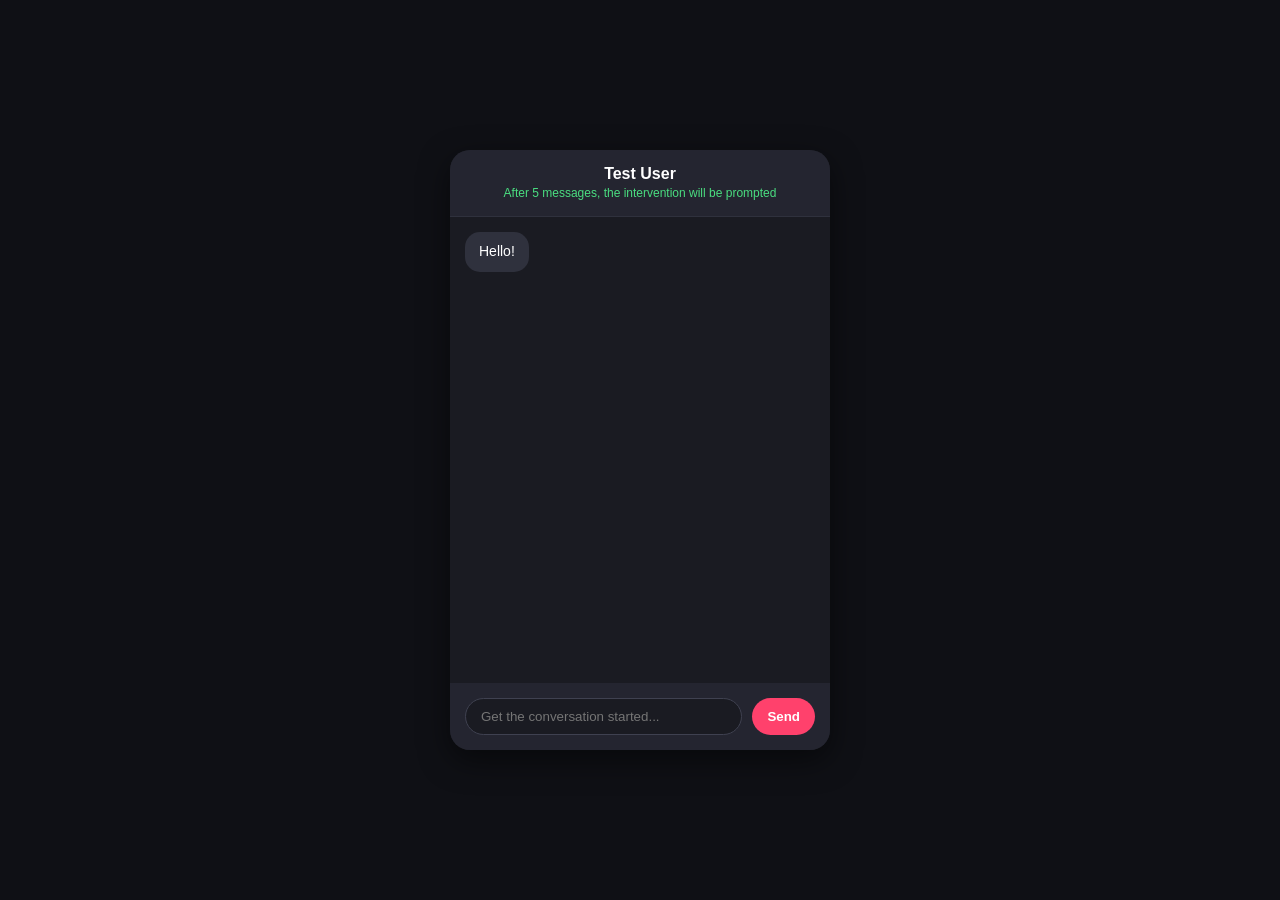
<file: app simulation.html>
<!DOCTYPE html>
<html lang="en">
<head>
    <meta charset="UTF-8">
    <meta name="viewport" content="width=device-width, initial-scale=1.0">
    <title>App Sim</title>
    <link rel="stylesheet" href="appstyle.css">
</head>
<body>
    <div class="chat-container">    
        <div class="chat-header">
            <h3>Test User</h3>
            <span class="info">After 5 messages, the intervention will be prompted</span>
        </div>
        <div id="message-list" class="message-list">
            <div class="message match-msg"> Hello!</div>
        </div>
        <div class="chat-input-area">
            <input type="text" id="user-input" placeholder="Get the conversation started...">
            <button id="send-btn">Send</button>
        </div>
    </div>

    <div id="custom-intprompt" class="intprompt hidden">
        <div class="prompt-content">
            <h3>Are you sure about this message?</h3>
            <p>This looks a bit risky. Want to edit it?</p>
            <button id="intprompt-edit">Edit Message</button>
            <button id="intprompt-confirm">Send Anyway</button>
        </div>
    </div>
    <script src="appscript.js"></script>
</body>
</html>
</file>
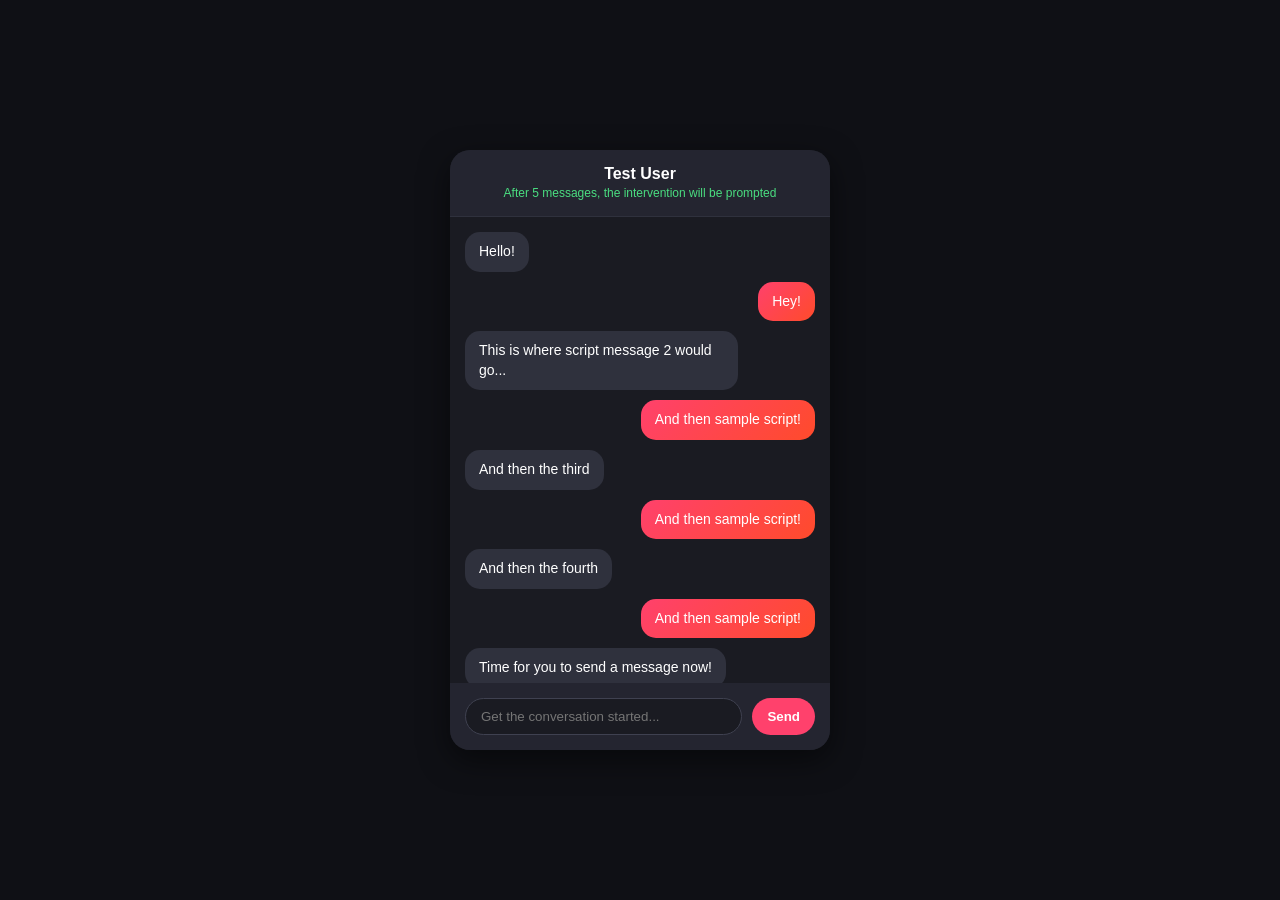
<file: app simulation2.html>
<!DOCTYPE html>
<html lang="en">
<head>
    <meta charset="UTF-8">
    <meta name="viewport" content="width=device-width, initial-scale=1.0">
    <title>App Sim</title>
    <link rel="stylesheet" href="appstyle2.css">
</head>
<body>
    <div class="chat-container">    
        <div class="chat-header">
            <h3>Test User</h3>
            <span class="info">After 5 messages, the intervention will be prompted</span>
        </div>
        <div id="message-list" class="message-list">
            <div class="message match-msg"> Hello!</div>
            <div class="message user-msg">Hey!</div>
            <div class="message match-msg"> This is where script message 2 would go...</div>
            <div class="message user-msg">And then sample script!</div>
            <div class="message match-msg"> And then the third</div>
            <div class="message user-msg">And then sample script!</div>
            <div class="message match-msg"> And then the fourth</div>
            <div class="message user-msg">And then sample script!</div>
            <div class="message match-msg"> Time for you to send a message now!</div>
        </div>
        <div class="chat-input-area">
            <input type="text" id="user-input" placeholder="Get the conversation started...">
            <button id="send-btn">Send</button>
        </div>
    </div>

    <div id="custom-intprompt" class="intprompt hidden">
        <div class="prompt-content">
            <h3>Are you sure about this message?</h3>
            <p>This looks a bit risky. Want to edit it?</p>
            <button id="intprompt-edit">Edit Message</button>
            <button id="intprompt-confirm">Send Anyway</button>
        </div>
    </div>
    <script src="appscript2.js"></script>
</body>
</html>
</file>
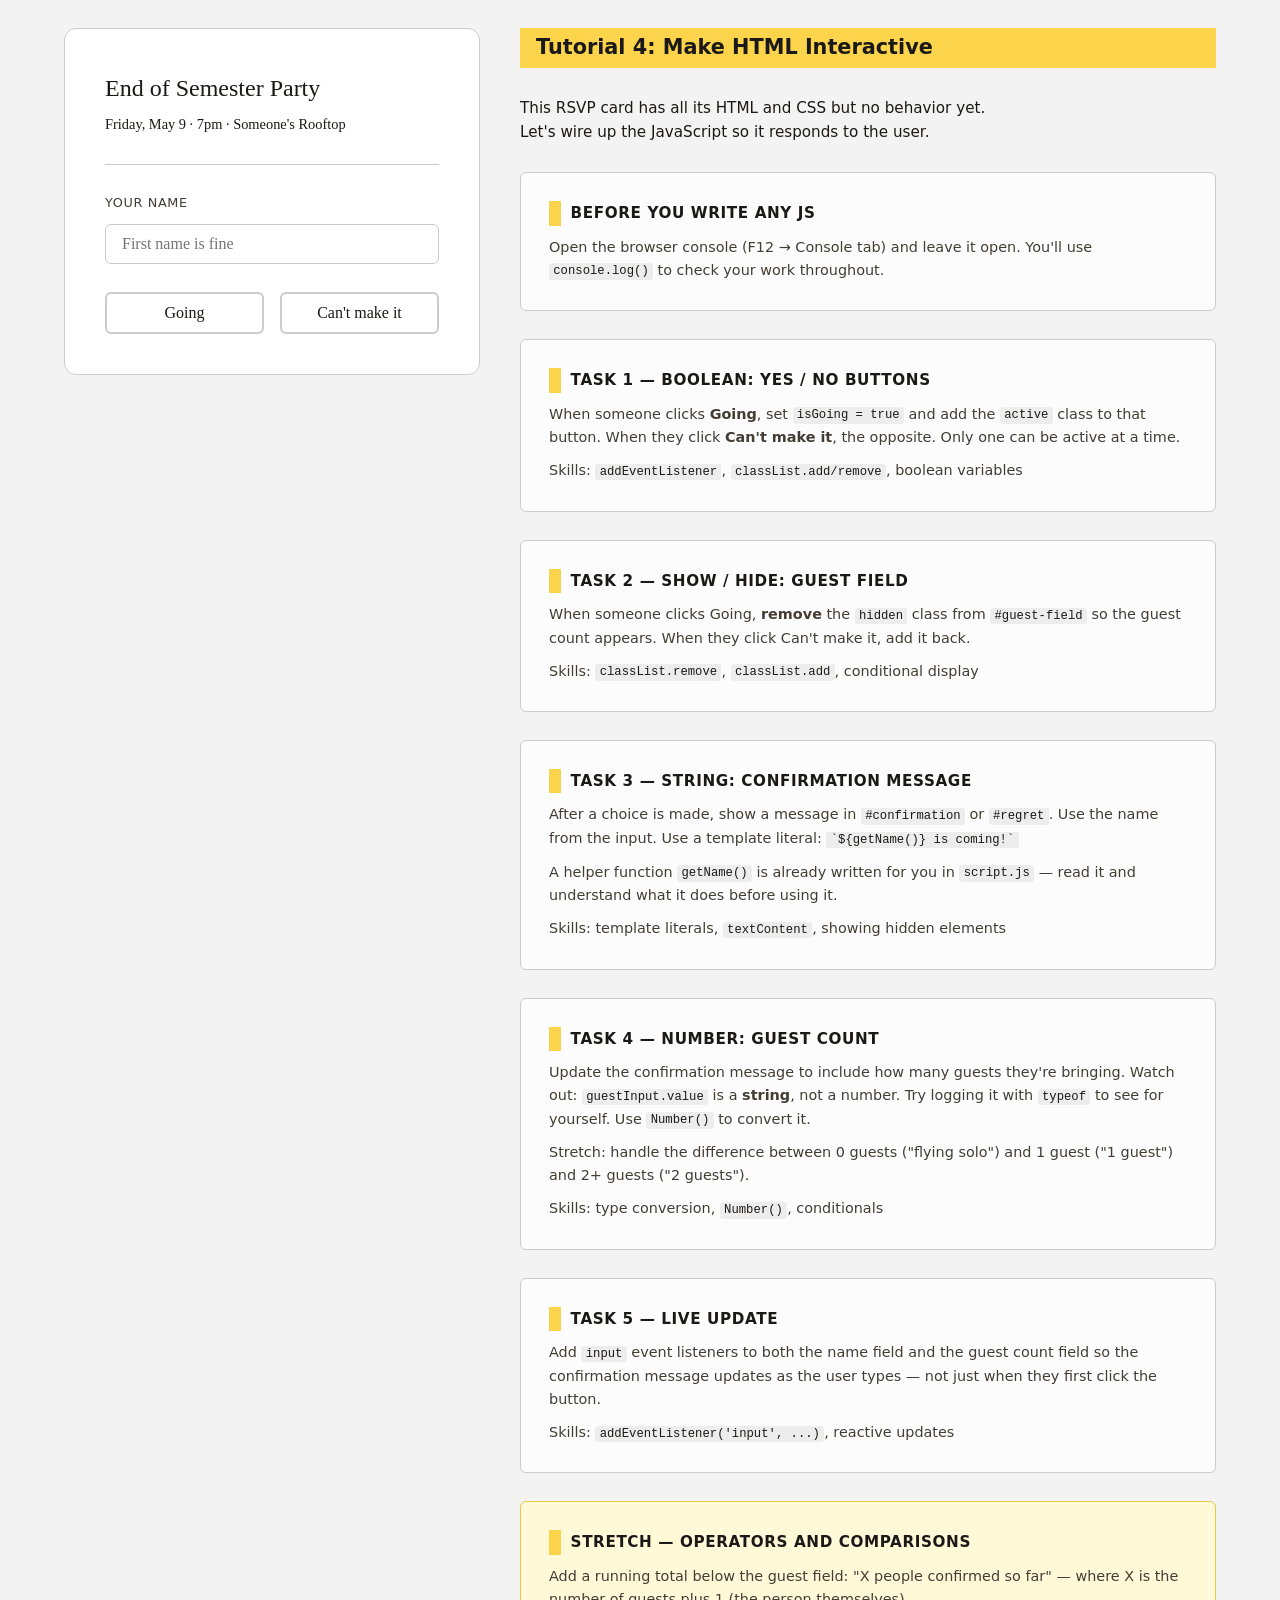
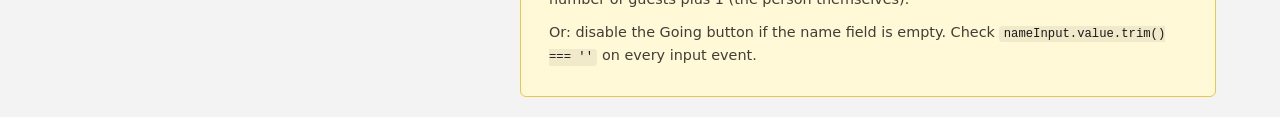
<file: homework 4.html>
<!DOCTYPE html>
<html lang="en">
<head>
  <meta charset="UTF-8">
  <meta name="viewport" content="width=device-width, initial-scale=1.0">
  <title>Tutorial 4: JavaScript Fundamentals</title>
  <link rel="stylesheet" href="homework4style.css">
</head>
<body>

  <div class="page">

    <!-- ── left: the RSVP card ──────────────────────────────── -->
    <div class="card" id="rsvp-card">

      <div class="event-header">
        <h1 class="event-title">End of Semester Party</h1>
        <p class="event-meta">Friday, May 9 &middot; 7pm &middot; Someone's Rooftop</p>
      </div>

      <!-- string: name -->
      <div class="field">
        <label for="name-input">Your name</label>
        <input type="text" id="name-input" placeholder="First name is fine">
      </div>

      <!-- boolean: going or not -->
      <div class="rsvp-buttons">
        <button class="btn btn-yes" id="btn-yes">Going</button>
        <button class="btn btn-no"  id="btn-no">Can't make it</button>
      </div>

      <!-- number: guest count, hidden until yes -->
      <div class="guest-field hidden" id="guest-field">
        <label for="guest-input">Bringing anyone?</label>
        <input type="number" id="guest-input" value="0" min="0" max="10">
        <!-- 
          Note: type="number" still gives you a STRING from .value
          You have to convert it. We'll see this below.
        -->
      </div>

      <!-- confirmation messages, hidden until a choice is made -->
      <div class="confirmation hidden" id="confirmation"></div>
      <div class="regret     hidden" id="regret"></div>

    </div>

    <!-- ── right: tasks panel ───────────────────────────────── -->
    <aside class="tasks-panel">

      <h2>Tutorial 4: Make HTML Interactive</h2>
      <p class="intro">
        This RSVP card has all its HTML and CSS but no behavior yet. <br />
        Let's wire up the JavaScript so it responds to the user.
      </p>

      <div class="task-group">
        <h3>Before you write any JS</h3>
        <p>Open the browser console (F12 → Console tab) and leave it open. 
           You'll use <code>console.log()</code> to check your work throughout.</p>
      </div>

      <div class="task-group">
        <h3>Task 1 — Boolean: Yes / No buttons</h3>
        <p>
          When someone clicks <strong>Going</strong>, set <code>isGoing = true</code>
          and add the <code>active</code> class to that button.
          When they click <strong>Can't make it</strong>, the opposite.
          Only one can be active at a time.
        </p>
        <p>Skills: <code>addEventListener</code>, <code>classList.add/remove</code>, boolean variables</p>
      </div>

      <div class="task-group">
        <h3>Task 2 — Show / hide: guest field</h3>
        <p>
          When someone clicks Going, <strong>remove</strong> the <code>hidden</code> class
          from <code>#guest-field</code> so the guest count appears.
          When they click Can't make it, add it back.
        </p>
        <p>Skills: <code>classList.remove</code>, <code>classList.add</code>, conditional display</p>
      </div>

      <div class="task-group">
        <h3>Task 3 — String: confirmation message</h3>
        <p>
          After a choice is made, show a message in <code>#confirmation</code> or 
          <code>#regret</code>. Use the name from the input.
          Use a template literal: <code>`${getName()} is coming!`</code>
        </p>
        <p>
          A helper function <code>getName()</code> is already written for you in 
          <code>script.js</code> — read it and understand what it does before using it.
        </p>
        <p>Skills: template literals, <code>textContent</code>, showing hidden elements</p>
      </div>

      <div class="task-group">
        <h3>Task 4 — Number: guest count</h3>
        <p>
          Update the confirmation message to include how many guests they're bringing.
          Watch out: <code>guestInput.value</code> is a <strong>string</strong>, not a number.
          Try logging it with <code>typeof</code> to see for yourself.
          Use <code>Number()</code> to convert it.
        </p>
        <p>
          Stretch: handle the difference between 0 guests ("flying solo") and 
          1 guest ("1 guest") and 2+ guests ("2 guests").
        </p>
        <p>Skills: type conversion, <code>Number()</code>, conditionals</p>
      </div>

      <div class="task-group">
        <h3>Task 5 — Live update</h3>
        <p>
          Add <code>input</code> event listeners to both the name field and the guest
          count field so the confirmation message updates as the user types —
          not just when they first click the button.
        </p>
        <p>Skills: <code>addEventListener('input', ...)</code>, reactive updates</p>
      </div>

      <div class="task-group task-stretch">
        <h3>Stretch — Operators and comparisons</h3>
        <p>
          Add a running total below the guest field: 
          "X people confirmed so far" — where X is the number of guests plus 1 (the person themselves).
        </p>
        <p>
          Or: disable the Going button if the name field is empty.
          Check <code>nameInput.value.trim() === ''</code> on every input event.
        </p>
      </div>

    </aside>

  </div>

  <script src="script.js"></script>
</body>
</html>
</file>
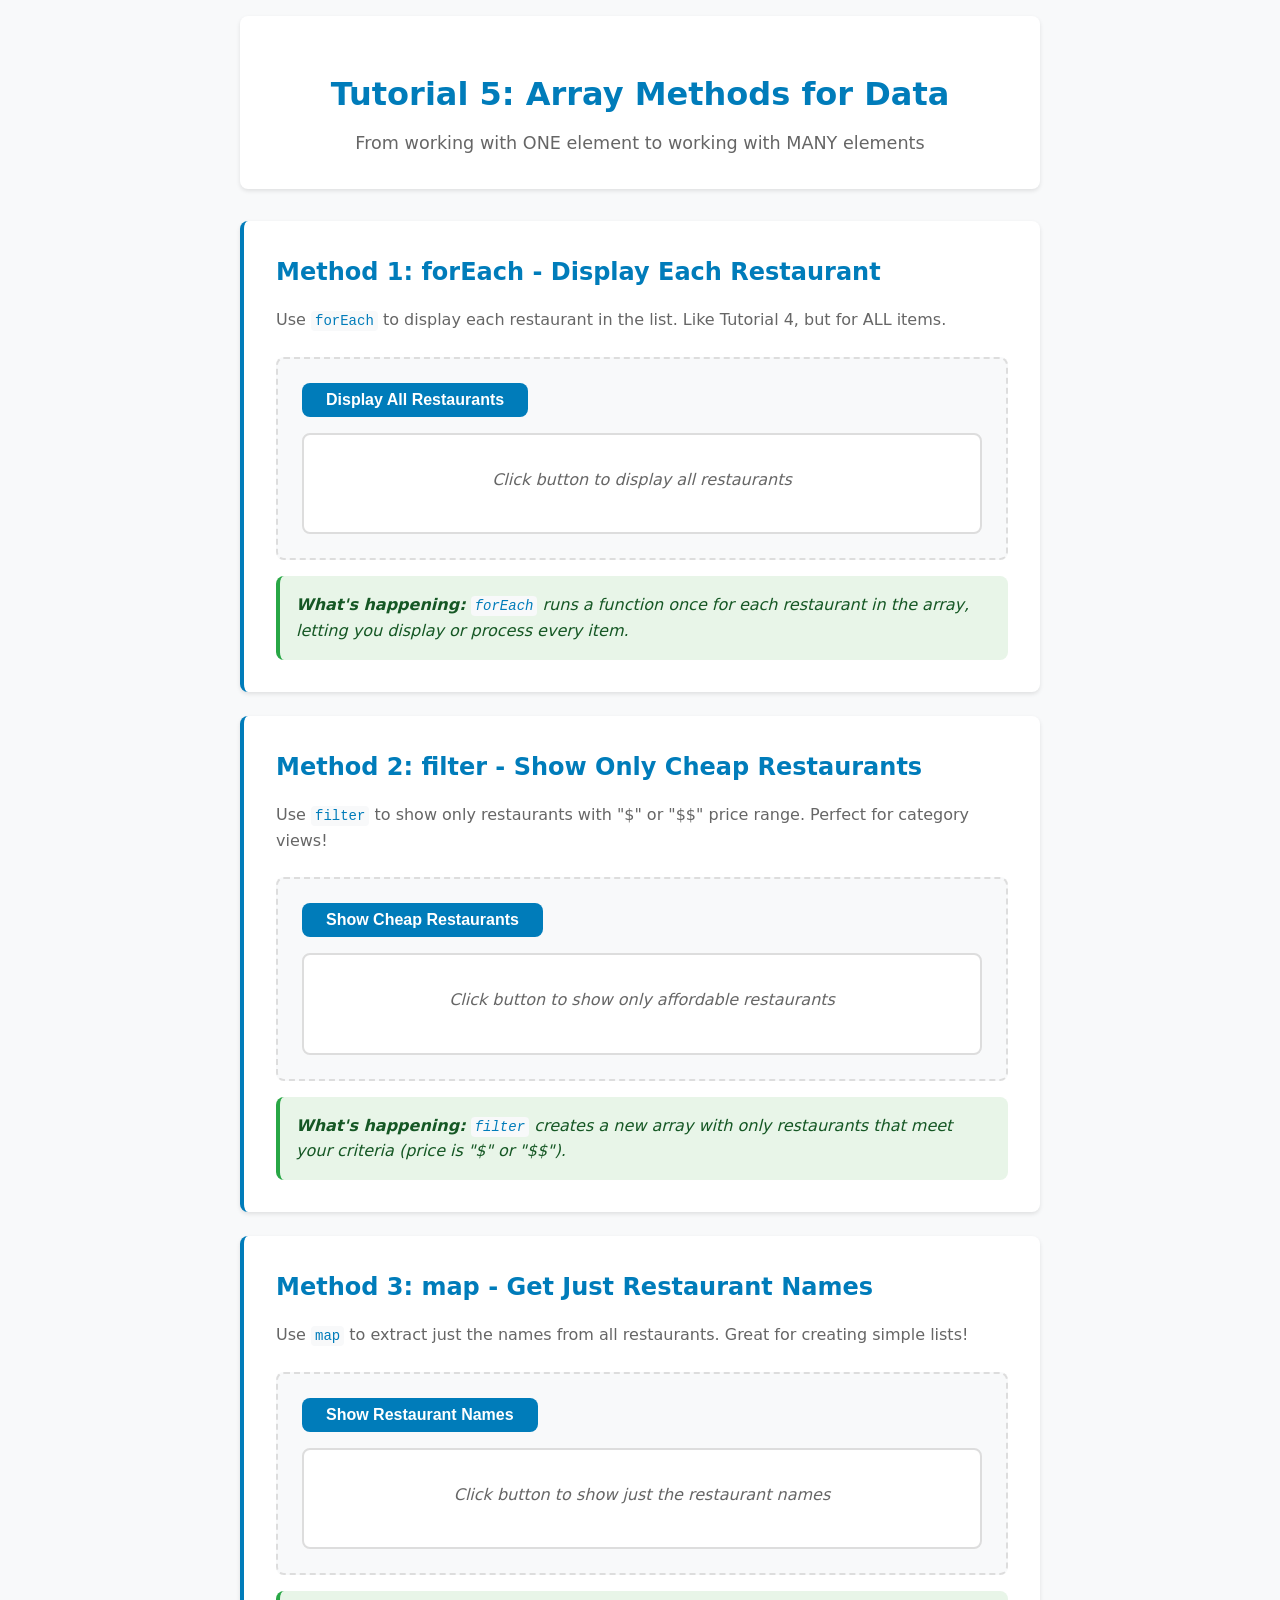
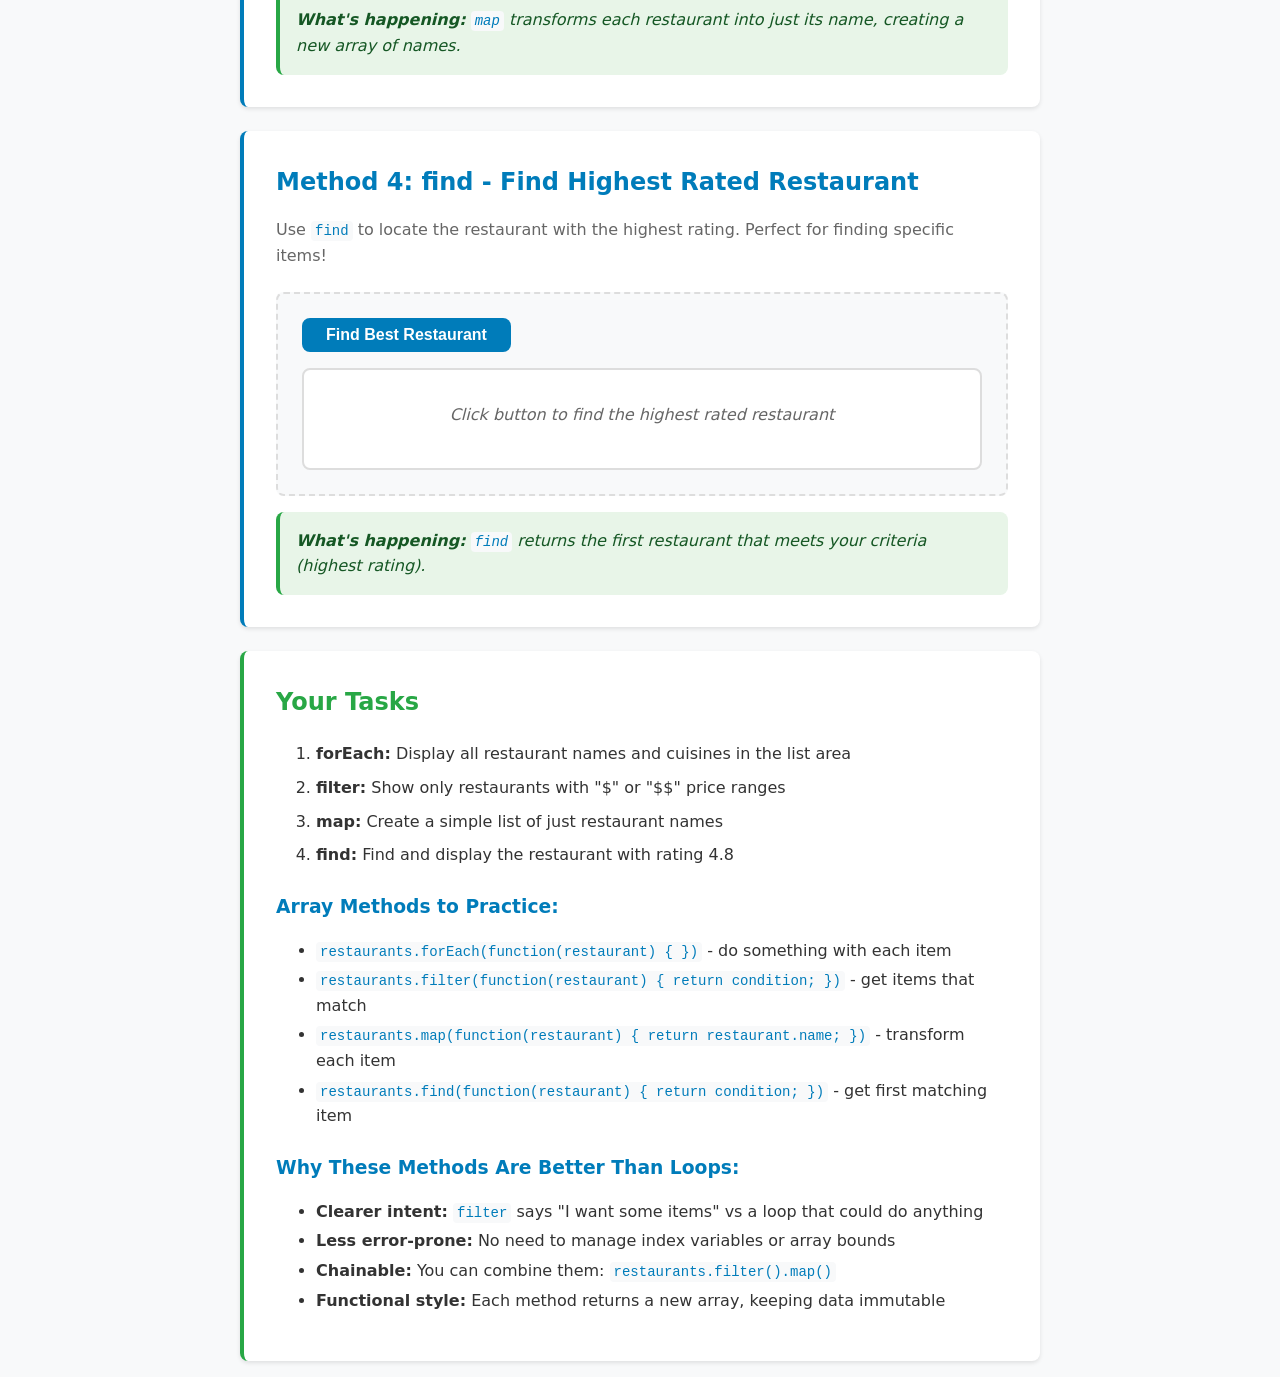
<file: homework 5.html>
<!DOCTYPE html>
<html lang="en">
<head>
    <meta charset="UTF-8">
    <meta name="viewport" content="width=device-width, initial-scale=1.0">
    <title>Tutorial 5: Array Methods for Data</title>
    <link rel="stylesheet" href="style5.css">
</head>
<body>
    <div class="container">
        <header>
            <h1>Tutorial 5: Array Methods for Data</h1>
            <p>From working with ONE element to working with MANY elements</p>
        </header>

        <!-- Method 1: forEach - Do something to each item -->
        <section class="method-section">
            <h2>Method 1: forEach - Display Each Restaurant</h2>
            <p>Use <code>forEach</code> to display each restaurant in the list. Like Tutorial 4, but for ALL items.</p>
            
            <div class="demo-area">
                <button id="display-button" class="method-button">Display All Restaurants</button>
                <div id="restaurant-list" class="result-area">
                    <p class="placeholder">Click button to display all restaurants</p>
                </div>
            </div>
            
            <div class="explanation">
                <p><strong>What's happening:</strong> <code>forEach</code> runs a function once for each restaurant in the array, letting you display or process every item.</p>
            </div>
        </section>

        <!-- Method 2: filter - Show only items that match criteria -->
        <section class="method-section">
            <h2>Method 2: filter - Show Only Cheap Restaurants</h2>
            <p>Use <code>filter</code> to show only restaurants with "$" or "$$" price range. Perfect for category views!</p>
            
            <div class="demo-area">
                <button id="filter-button" class="method-button">Show Cheap Restaurants</button>
                <div id="filtered-list" class="result-area">
                    <p class="placeholder">Click button to show only affordable restaurants</p>
                </div>
            </div>
            
            <div class="explanation">
                <p><strong>What's happening:</strong> <code>filter</code> creates a new array with only restaurants that meet your criteria (price is "$" or "$$").</p>
            </div>
        </section>

        <!-- Method 3: map - Transform data to get specific information -->
        <section class="method-section">
            <h2>Method 3: map - Get Just Restaurant Names</h2>
            <p>Use <code>map</code> to extract just the names from all restaurants. Great for creating simple lists!</p>
            
            <div class="demo-area">
                <button id="map-button" class="method-button">Show Restaurant Names</button>
                <div id="mapped-list" class="result-area">
                    <p class="placeholder">Click button to show just the restaurant names</p>
                </div>
            </div>
            
            <div class="explanation">
                <p><strong>What's happening:</strong> <code>map</code> transforms each restaurant into just its name, creating a new array of names.</p>
            </div>
        </section>

        <!-- Method 4: find - Get one specific item -->
        <section class="method-section">
            <h2>Method 4: find - Find Highest Rated Restaurant</h2>
            <p>Use <code>find</code> to locate the restaurant with the highest rating. Perfect for finding specific items!</p>
            
            <div class="demo-area">
                <button id="find-button" class="method-button">Find Best Restaurant</button>
                <div id="found-item" class="result-area">
                    <p class="placeholder">Click button to find the highest rated restaurant</p>
                </div>
            </div>
            
            <div class="explanation">
                <p><strong>What's happening:</strong> <code>find</code> returns the first restaurant that meets your criteria (highest rating).</p>
            </div>
        </section>

        <!-- Tutorial Instructions -->
        <section class="tutorial-instructions">
            <h2>Your Tasks</h2>
            <ol>
                <li><strong>forEach:</strong> Display all restaurant names and cuisines in the list area</li>
                <li><strong>filter:</strong> Show only restaurants with "$" or "$$" price ranges</li>
                <li><strong>map:</strong> Create a simple list of just restaurant names</li>
                <li><strong>find:</strong> Find and display the restaurant with rating 4.8</li>
            </ol>
            
            <h3>Array Methods to Practice:</h3>
            <ul>
                <li><code>restaurants.forEach(function(restaurant) { })</code> - do something with each item</li>
                <li><code>restaurants.filter(function(restaurant) { return condition; })</code> - get items that match</li>
                <li><code>restaurants.map(function(restaurant) { return restaurant.name; })</code> - transform each item</li>
                <li><code>restaurants.find(function(restaurant) { return condition; })</code> - get first matching item</li>
            </ul>
            
            <h3>Why These Methods Are Better Than Loops:</h3>
            <ul>
                <li><strong>Clearer intent:</strong> <code>filter</code> says "I want some items" vs a loop that could do anything</li>
                <li><strong>Less error-prone:</strong> No need to manage index variables or array bounds</li>
                <li><strong>Chainable:</strong> You can combine them: <code>restaurants.filter().map()</code></li>
                <li><strong>Functional style:</strong> Each method returns a new array, keeping data immutable</li>
            </ul>
        </section>
    </div>

    <script src="script5.js" defer></script>
</body>
</html>
</file>
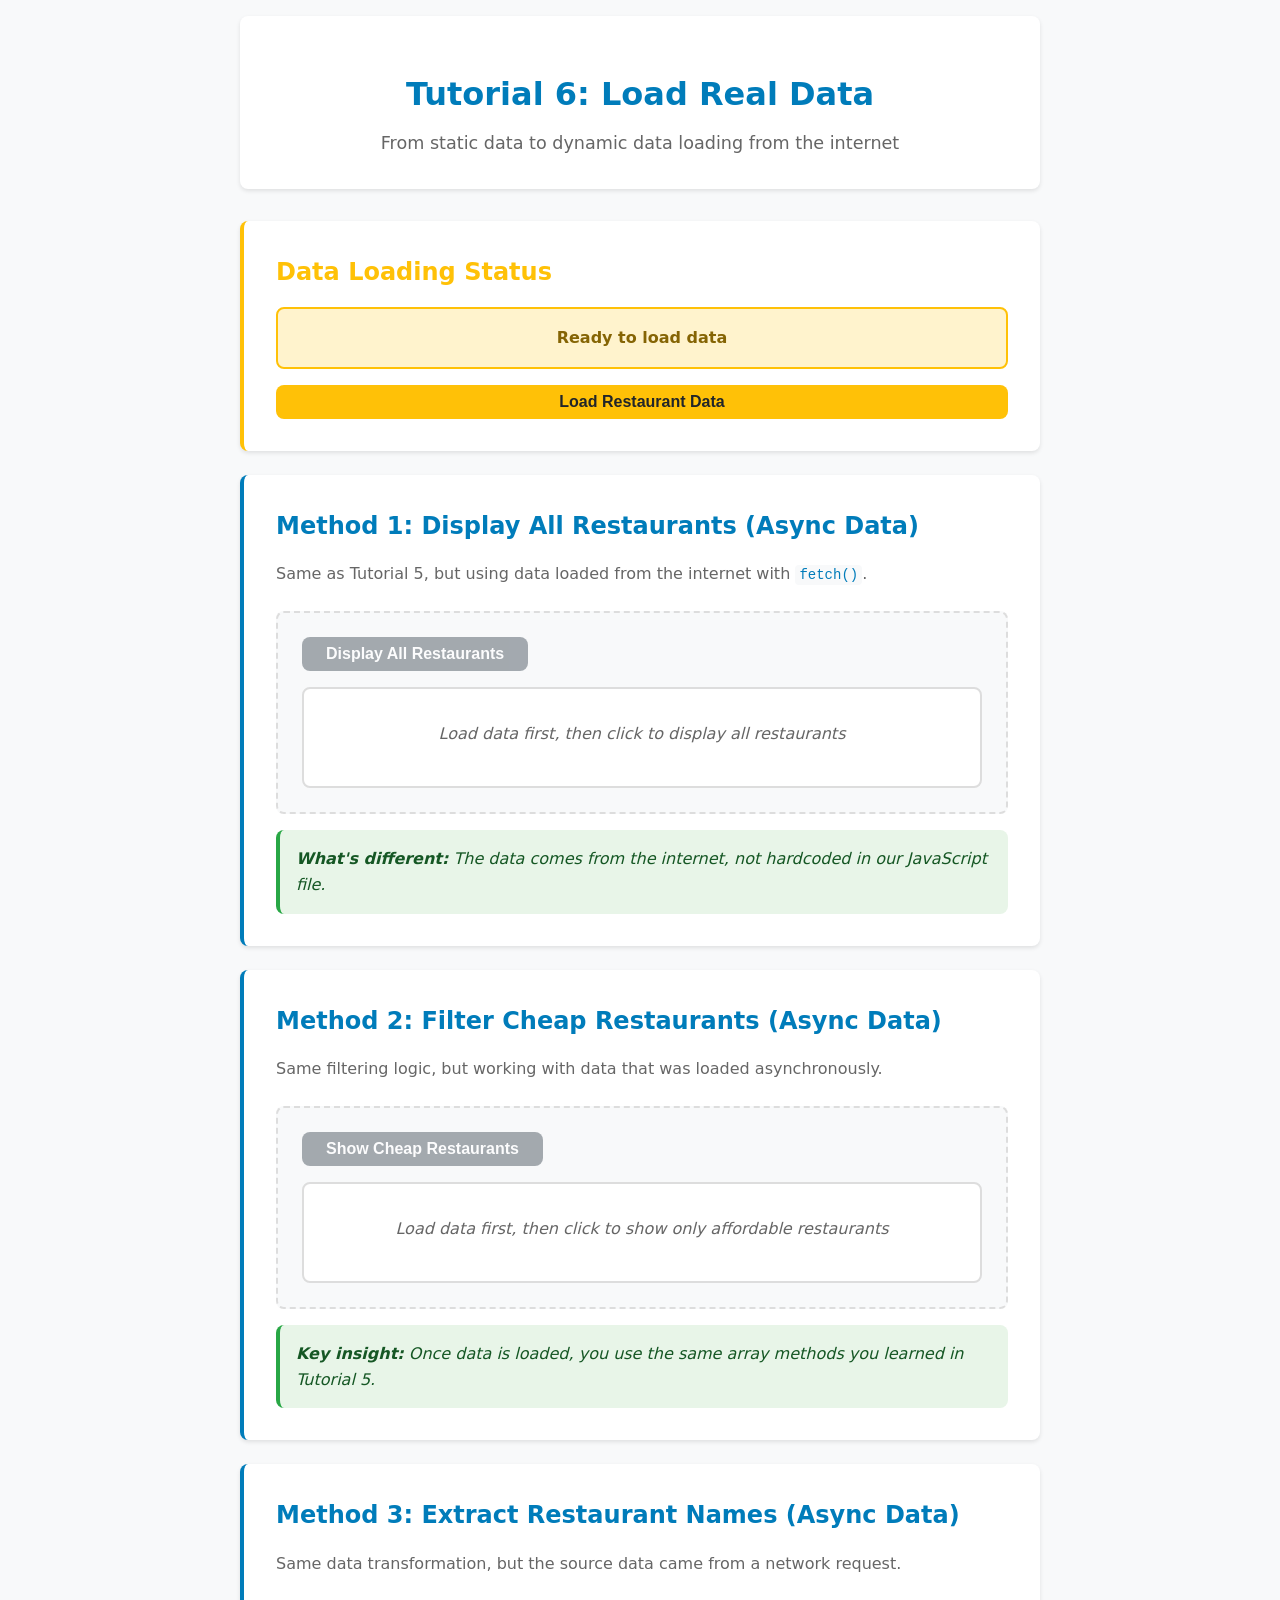
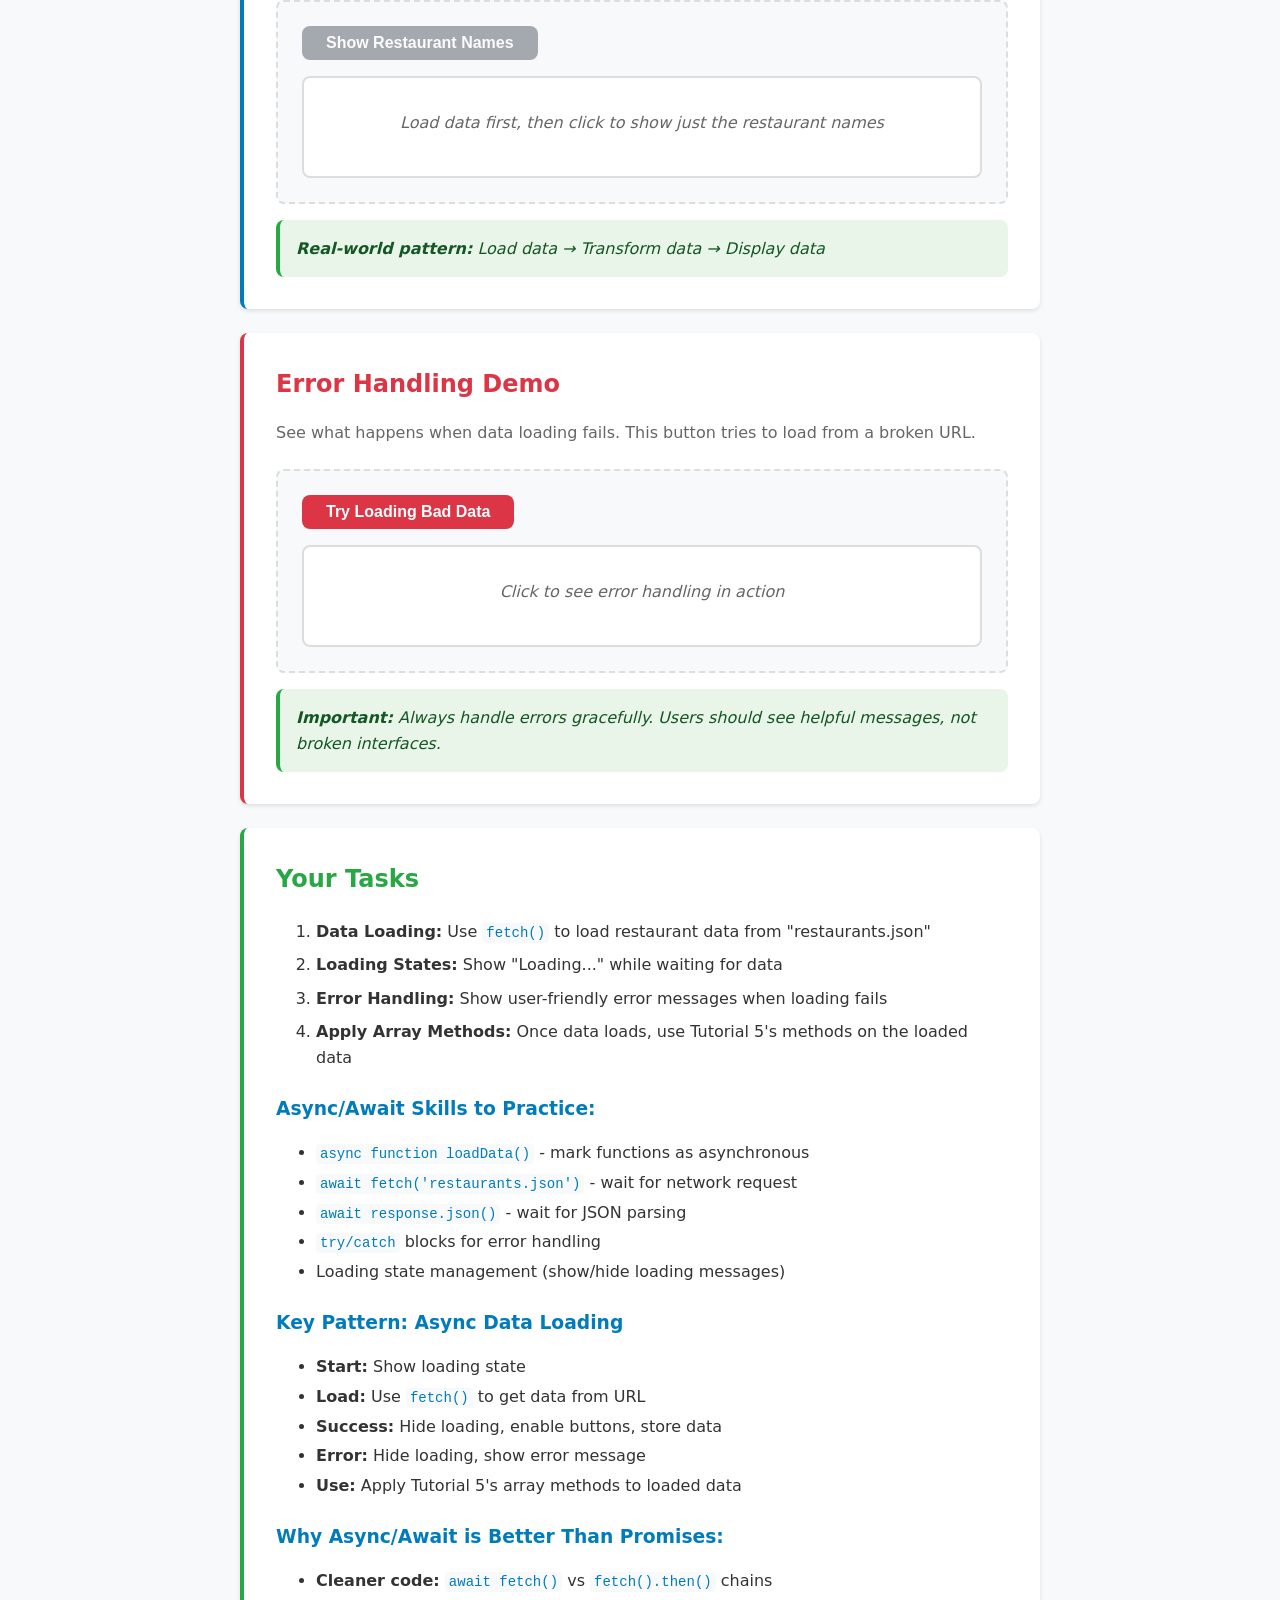
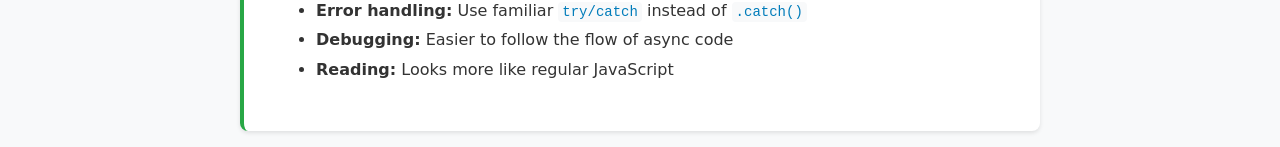
<file: homework6.html>
<!DOCTYPE html>
<html lang="en">
<head>
    <meta charset="UTF-8">
    <meta name="viewport" content="width=device-width, initial-scale=1.0">
    <title>Tutorial 6: Load Real Data</title>
    <link rel="stylesheet" href="style6.css">
</head>
<body>
    <div class="container">
        <header>
            <h1>Tutorial 6: Load Real Data</h1>
            <p>From static data to dynamic data loading from the internet</p>
        </header>

        <!-- Loading Status Section -->
        <section class="status-section">
            <h2>Data Loading Status</h2>
            <div id="loading-status" class="status-display">
                <p class="status-message">Ready to load data</p>
            </div>
            <button id="load-data-button" class="load-button">Load Restaurant Data</button>
        </section>

        <!-- Same functionality as Tutorial 5, but with async data -->
        
        <!-- Method 1: forEach with loaded data -->
        <section class="method-section">
            <h2>Method 1: Display All Restaurants (Async Data)</h2>
            <p>Same as Tutorial 5, but using data loaded from the internet with <code>fetch()</code>.</p>
            
            <div class="demo-area">
                <button id="display-button" class="method-button" disabled>Display All Restaurants</button>
                <div id="restaurant-list" class="result-area">
                    <p class="placeholder">Load data first, then click to display all restaurants</p>
                </div>
            </div>
            
            <div class="explanation">
                <p><strong>What's different:</strong> The data comes from the internet, not hardcoded in our JavaScript file.</p>
            </div>
        </section>

        <!-- Method 2: filter with loaded data -->
        <section class="method-section">
            <h2>Method 2: Filter Cheap Restaurants (Async Data)</h2>
            <p>Same filtering logic, but working with data that was loaded asynchronously.</p>
            
            <div class="demo-area">
                <button id="filter-button" class="method-button" disabled>Show Cheap Restaurants</button>
                <div id="filtered-list" class="result-area">
                    <p class="placeholder">Load data first, then click to show only affordable restaurants</p>
                </div>
            </div>
            
            <div class="explanation">
                <p><strong>Key insight:</strong> Once data is loaded, you use the same array methods you learned in Tutorial 5.</p>
            </div>
        </section>

        <!-- Method 3: map with loaded data -->
        <section class="method-section">
            <h2>Method 3: Extract Restaurant Names (Async Data)</h2>
            <p>Same data transformation, but the source data came from a network request.</p>
            
            <div class="demo-area">
                <button id="map-button" class="method-button" disabled>Show Restaurant Names</button>
                <div id="mapped-list" class="result-area">
                    <p class="placeholder">Load data first, then click to show just the restaurant names</p>
                </div>
            </div>
            
            <div class="explanation">
                <p><strong>Real-world pattern:</strong> Load data → Transform data → Display data</p>
            </div>
        </section>

        <!-- Error Handling Demo -->
        <section class="method-section error-demo">
            <h2>Error Handling Demo</h2>
            <p>See what happens when data loading fails. This button tries to load from a broken URL.</p>
            
            <div class="demo-area">
                <button id="error-button" class="error-button">Try Loading Bad Data</button>
                <div id="error-display" class="result-area">
                    <p class="placeholder">Click to see error handling in action</p>
                </div>
            </div>
            
            <div class="explanation">
                <p><strong>Important:</strong> Always handle errors gracefully. Users should see helpful messages, not broken interfaces.</p>
            </div>
        </section>

        <!-- Tutorial Instructions -->
        <section class="tutorial-instructions">
            <h2>Your Tasks</h2>
            <ol>
                <li><strong>Data Loading:</strong> Use <code>fetch()</code> to load restaurant data from "restaurants.json"</li>
                <li><strong>Loading States:</strong> Show "Loading..." while waiting for data</li>
                <li><strong>Error Handling:</strong> Show user-friendly error messages when loading fails</li>
                <li><strong>Apply Array Methods:</strong> Once data loads, use Tutorial 5's methods on the loaded data</li>
            </ol>
            
            <h3>Async/Await Skills to Practice:</h3>
            <ul>
                <li><code>async function loadData()</code> - mark functions as asynchronous</li>
                <li><code>await fetch('restaurants.json')</code> - wait for network request</li>
                <li><code>await response.json()</code> - wait for JSON parsing</li>
                <li><code>try/catch</code> blocks for error handling</li>
                <li>Loading state management (show/hide loading messages)</li>
            </ul>
            
            <h3>Key Pattern: Async Data Loading</h3>
            <ul>
                <li><strong>Start:</strong> Show loading state</li>
                <li><strong>Load:</strong> Use <code>fetch()</code> to get data from URL</li>
                <li><strong>Success:</strong> Hide loading, enable buttons, store data</li>
                <li><strong>Error:</strong> Hide loading, show error message</li>
                <li><strong>Use:</strong> Apply Tutorial 5's array methods to loaded data</li>
            </ul>
            
            <h3>Why Async/Await is Better Than Promises:</h3>
            <ul>
                <li><strong>Cleaner code:</strong> <code>await fetch()</code> vs <code>fetch().then()</code> chains</li>
                <li><strong>Error handling:</strong> Use familiar <code>try/catch</code> instead of <code>.catch()</code></li>
                <li><strong>Debugging:</strong> Easier to follow the flow of async code</li>
                <li><strong>Reading:</strong> Looks more like regular JavaScript</li>
            </ul>
        </section>
    </div>

    <script src="script6.js"></script>
</body>
</html>
</file>
<file: appstyle.css>
body {
    background-color: #0f1015;
    color: #fff;
    font-family: -apple-system, BlinkMacSystemFont, "Segoe UI", Roboto, sans-serif;
    display: flex;
    justify-content: center;
    align-items: center;
    height: 100vh;
    margin: 0;
}

.chat-container {
    width: 380px;
    height: 600px;
    background: #1a1b22;
    border-radius: 20px;
    display: flex;
    flex-direction: column;
    overflow: hidden;
    box-shadow: 0 10px 30px rgba(0,0,0,0.5);
}

.chat-header {
    padding: 15px;
    background: #242530;
    text-align: center;
    border-bottom: 1px solid #2f313d;
}

.chat-header h3 { margin: 0; font-size: 16px; }
.info { font-size: 12px; color: #4ade80; }

.message-list {
    flex: 1;
    padding: 15px;
    overflow-y: auto;
    display: flex;
    flex-direction: column;
    gap: 10px;
}

.message {
    padding: 10px 14px;
    border-radius: 15px;
    max-width: 70%;
    font-size: 14px;
    line-height: 1.4;
}

.match-msg {
    background: #2f313d;
    align-self: flex-start;
}

.user-msg {
    background: linear-gradient(135deg, #ff416c, #ff4b2b);
    align-self: flex-end;
}

.chat-input-area {
    padding: 15px;
    background: #242530;
    display: flex;
    gap: 10px;
}

.chat-input-area input {
    flex: 1;
    background: #1a1b22;
    border: 1px solid #3f4150;
    border-radius: 20px;
    padding: 10px 15px;
    color: white;
    outline: none;
}

.chat-input-area button {
    background: #ff416c;
    border: none;
    color: white;
    padding: 0 15px;
    border-radius: 20px;
    font-weight: bold;
    cursor: pointer;
}


.hidden { display: none !important; }

.intprompt {
    position: fixed;
    top: 0; left: 0; width: 100%; height: 100%;
    background: rgba(0,0,0,0.7);
    display: flex;
    justify-content: center;
    align-items: center;
}

.prompt-content {
    background: #222430;
    padding: 25px;
    border-radius: 16px;
    text-align: center;
    width: 300px;
    border: 1px solid #3a3d4f;
}

.prompt-content button {
    margin: 10px 5px 0 5px;
    padding: 8px 15px;
    border-radius: 10px;
    border: none;
    cursor: pointer;
    font-weight: bold;
}

#intprompt-edit { background: #3f4150; color: white; }
#intprompt-confirm { background: #ff416c; color: white; }
</file>
<file: appstyle2.css>
body {
    background-color: #0f1015;
    color: #fff;
    font-family: -apple-system, BlinkMacSystemFont, "Segoe UI", Roboto, sans-serif;
    display: flex;
    justify-content: center;
    align-items: center;
    height: 100vh;
    margin: 0;
}

.chat-container {
    width: 380px;
    height: 600px;
    background: #1a1b22;
    border-radius: 20px;
    display: flex;
    flex-direction: column;
    overflow: hidden;
    box-shadow: 0 10px 30px rgba(0,0,0,0.5);
}

.chat-header {
    padding: 15px;
    background: #242530;
    text-align: center;
    border-bottom: 1px solid #2f313d;
}

.chat-header h3 { margin: 0; font-size: 16px; }
.info { font-size: 12px; color: #4ade80; }

.message-list {
    flex: 1;
    padding: 15px;
    overflow-y: auto;
    display: flex;
    flex-direction: column;
    gap: 10px;
}

.message {
    padding: 10px 14px;
    border-radius: 15px;
    max-width: 70%;
    font-size: 14px;
    line-height: 1.4;
}

.match-msg {
    background: #2f313d;
    align-self: flex-start;
}

.user-msg {
    background: linear-gradient(135deg, #ff416c, #ff4b2b);
    align-self: flex-end;
}

.chat-input-area {
    padding: 15px;
    background: #242530;
    display: flex;
    gap: 10px;
}

.chat-input-area input {
    flex: 1;
    background: #1a1b22;
    border: 1px solid #3f4150;
    border-radius: 20px;
    padding: 10px 15px;
    color: white;
    outline: none;
}

.chat-input-area button {
    background: #ff416c;
    border: none;
    color: white;
    padding: 0 15px;
    border-radius: 20px;
    font-weight: bold;
    cursor: pointer;
}


.hidden { display: none !important; }

.intprompt {
    position: fixed;
    top: 0; left: 0; width: 100%; height: 100%;
    background: rgba(0,0,0,0.7);
    display: flex;
    justify-content: center;
    align-items: center;
}

.prompt-content {
    background: #222430;
    padding: 25px;
    border-radius: 16px;
    text-align: center;
    width: 300px;
    border: 1px solid #3a3d4f;
}

.prompt-content button {
    margin: 10px 5px 0 5px;
    padding: 8px 15px;
    border-radius: 10px;
    border: none;
    cursor: pointer;
    font-weight: bold;
}

#intprompt-edit { background: #3f4150; color: white; }
#intprompt-confirm { background: #ff416c; color: white; }
</file>
<file: homework4style.css>
/* =====================================================
   TUTORIAL 4: JAVASCRIPT FUNDAMENTALS
   Reinforcing: CSS variables, grid, flexbox
   ===================================================== */

:root {
    /* color */
    --color-bg: #f3f3f3;
    --color-card: #ffffff;
    --color-text: #1a1917;
    --color-muted: #433d34;
    --color-border: #cccccc;
    --color-accent: #fcd44b;

    --color-yes: #4a90a4;
    --color-yes-light: hsl(195, 38%, 92%);
    /* derived */
    --color-no: #e55a5a;
    --color-no-light: hsl(0, 70%, 93%);
    /* derived from red, same method */

    --color-task-bg: #fcfcfc;
    --color-task-border: #cccccc;
    --color-stretch: #fff9d8;

    /* spacing */
    --space-xs: 0.375rem;
    --space-sm: 0.625rem;
    --space-md: 1rem;
    --space-lg: 1.75rem;
    --space-xl: 2.5rem;

    /* shape */
    --radius: 0.75rem;
    --radius-sm: 0.375rem;
}

/* ── reset ──────────────────────────────────────────── */
*,
*::before,
*::after {
    box-sizing: border-box;
    margin: 0;
    padding: 0;
}

body {
    font-family: Georgia, serif;
    background: var(--color-bg);
    color: var(--color-text);
    min-height: 100vh;
    padding: var(--space-lg);
    line-height: 1.6;
}

/* ── page layout: card + tasks side by side ─────────── */
.page {
    display: grid;
    grid-template-columns: 26rem 1fr;
    gap: var(--space-xl);
    align-items: start;
    max-width: 72rem;
    margin: 0 auto;
}

@media (max-width: 52rem) {
    .page {
        grid-template-columns: 1fr;
    }
}

/* ── RSVP card ──────────────────────────────────────── */
.card {
    background: var(--color-card);
    border: 1px solid var(--color-border);
    border-radius: var(--radius);
    padding: var(--space-xl);
    display: grid;
    gap: var(--space-lg);
    position: sticky;
    top: var(--space-lg);
}

.event-header {
    display: grid;
    gap: var(--space-xs);
    padding-bottom: var(--space-lg);
    border-bottom: 1px solid var(--color-border);
}

.event-title {
    font-size: 1.5rem;
    font-weight: normal;
}

.event-meta {
    font-size: 0.9rem;
}

/* ── inputs ─────────────────────────────────────────── */
.field,
.guest-field {
    display: grid;
    gap: var(--space-sm);
}

label {
    font-size: 0.8rem;
    text-transform: uppercase;
    letter-spacing: 0.05em;
    color: var(--color-muted);
    font-family: system-ui, sans-serif;
}

input {
    border: 1px solid var(--color-border);
    border-radius: var(--radius-sm);
    padding: var(--space-sm) var(--space-md);
    font-family: inherit;
    font-size: 1rem;
    color: var(--color-text);
    width: 100%;
    background: var(--color-card);
}

input:focus {
    outline: 2px solid var(--color-accent);
    outline-offset: 2px;
    border-color: transparent;
}

/* ── yes / no buttons ───────────────────────────────── */
.rsvp-buttons {
    display: flex;
    gap: var(--space-md);
}

.btn {
    flex: 1;
    padding: var(--space-sm) var(--space-md);
    border: 2px solid var(--color-border);
    border-radius: var(--radius-sm);
    background: var(--color-card);
    font-family: inherit;
    font-size: 1rem;
    cursor: pointer;
    color: var(--color-text);
    transition: background 0.15s ease, border-color 0.15s ease, color 0.15s ease;
}

.btn:hover {
    border-color: var(--color-muted);
}

/* active states — JS adds/removes the .active class */
.btn-yes.active {
    background: var(--color-yes-light);
    border-color: var(--color-yes);
    color: var(--color-yes);
}

.btn-no.active {
    background: var(--color-no-light);
    border-color: var(--color-no);
    color: var(--color-no);
}

/* ── response messages ──────────────────────────────── */
.confirmation {
    background: var(--color-yes-light);
    color: var(--color-yes);
    border-radius: var(--radius-sm);
    padding: var(--space-md);
    font-size: 0.95rem;
    line-height: 1.5;
}

.regret {
    background: var(--color-no-light);
    color: var(--color-no);
    border-radius: var(--radius-sm);
    padding: var(--space-md);
    font-size: 0.95rem;
}

/* ── utility ─────────────────────────────────────────── */
.hidden {
    display: none;
}

/* ── tasks panel ─────────────────────────────────────── */
.tasks-panel {
    display: grid;
    gap: var(--space-lg);
    font-family: system-ui, sans-serif;
}

.tasks-panel h2 {
    font-size: 1.3rem;
    font-weight: 600;
    background: var(--color-accent);
    padding: 0.2rem 1rem;
}

.tasks-panel .intro {
    font-size: 0.95rem;
}

.task-group {
    background: var(--color-task-bg);
    border: 1px solid var(--color-task-border);
    border-radius: var(--radius-sm);
    padding: var(--space-lg);
    display: grid;
    gap: var(--space-sm);
}

.task-group h3 {
    font-size: 0.95rem;
    font-weight: 600;
    text-transform: uppercase;
    letter-spacing: 0.04em;
    color: var(--color-text);

    border-left: 0.8rem solid var(--color-accent);
    padding-left: 0.6rem;
}

.task-group p {
    font-size: 0.9rem;
    color: var(--color-muted);
    line-height: 1.6;
}

.task-group code {
    font-family: "Monaco", "Menlo", monospace;
    font-size: 0.85em;
    background: rgba(0, 0, 0, 0.06);
    padding: 0.1em 0.35em;
    border-radius: 0.2rem;
    color: var(--color-text);
}

.task-stretch {
    background: var(--color-stretch);
    border-color: #e6c84a;
}
</file>
<file: style5.css>
/* =====================================================
   TUTORIAL 5: ARRAY METHODS FOR DATA
   Consistent styling with previous tutorials
   ===================================================== */

/* ROOT VARIABLES */
:root {
    --primary-color: #007cba;
    --secondary-color: #28a745;
    --background-color: #f8f9fa;
    --card-background: #ffffff;
    --text-color: #333;
    --border-color: #ddd;
    --shadow: 0 0.125rem 0.25rem rgba(0, 0, 0, 0.1);
    --border-radius: 0.5rem;
    --spacing-sm: 0.5rem;
    --spacing-md: 1rem;
    --spacing-lg: 1.5rem;
    --spacing-xl: 2rem;
}

/* BASE STYLES */
* {
    box-sizing: border-box;
}

body {
    font-family: system-ui, -apple-system, sans-serif;
    margin: 0;
    padding: var(--spacing-md);
    background: var(--background-color);
    color: var(--text-color);
    line-height: 1.6;
}

.container {
    max-width: 50rem;
    margin: 0 auto;
}

/* HEADER */
header {
    text-align: center;
    margin-bottom: var(--spacing-xl);
    padding: var(--spacing-xl);
    background: var(--card-background);
    border-radius: var(--border-radius);
    box-shadow: var(--shadow);
}

header h1 {
    color: var(--primary-color);
    margin-bottom: var(--spacing-sm);
}

header p {
    color: #666;
    font-size: 1.1rem;
    margin: 0;
}

/* METHOD SECTIONS */
.method-section {
    background: var(--card-background);
    margin-bottom: var(--spacing-lg);
    padding: var(--spacing-xl);
    border-radius: var(--border-radius);
    box-shadow: var(--shadow);
    border-left: 0.25rem solid var(--primary-color);
}

.method-section h2 {
    color: var(--primary-color);
    margin-top: 0;
    margin-bottom: var(--spacing-sm);
}

.method-section p {
    margin-bottom: var(--spacing-lg);
    color: #666;
}

.method-section code {
    background: #f8f9fa;
    padding: 0.125rem 0.25rem;
    border-radius: 0.25rem;
    font-family: 'Courier New', monospace;
    font-size: 0.875rem;
    color: var(--primary-color);
}

/* DEMO AREAS */
.demo-area {
    background: #f8f9fa;
    padding: var(--spacing-lg);
    border-radius: var(--border-radius);
    border: 2px dashed var(--border-color);
    margin-bottom: var(--spacing-md);
}

/* BUTTONS */
.method-button {
    background: var(--primary-color);
    color: white;
    border: none;
    padding: var(--spacing-sm) var(--spacing-lg);
    border-radius: var(--border-radius);
    cursor: pointer;
    font-size: 1rem;
    font-weight: bold;
    transition: all 0.2s ease;
    display: block;
    margin-bottom: var(--spacing-md);
}

.method-button:hover {
    background: #005a87;
    transform: translateY(-1px);
}

.method-button:focus {
    outline: 2px solid var(--secondary-color);
    outline-offset: 2px;
}

/* RESULT AREAS */
.result-area {
    background: white;
    border: 2px solid var(--border-color);
    border-radius: var(--border-radius);
    padding: var(--spacing-md);
    min-height: 6rem;
    max-height: 20rem;
    overflow-y: auto;
}

.placeholder {
    color: #666;
    font-style: italic;
    text-align: center;
    margin: var(--spacing-md) 0;
}

/* RESULT CONTENT STYLING */
.restaurant-item {
    padding: var(--spacing-sm);
    border-bottom: 1px solid #eee;
    margin-bottom: var(--spacing-sm);
}

.restaurant-item:last-child {
    border-bottom: none;
    margin-bottom: 0;
}

.restaurant-name {
    font-weight: bold;
    color: var(--primary-color);
}

.restaurant-cuisine {
    color: #666;
    font-size: 0.9rem;
}

.restaurant-rating {
    color: var(--secondary-color);
    font-weight: bold;
}

.restaurant-price {
    background: #fff3cd;
    padding: 0.125rem 0.25rem;
    border-radius: 0.25rem;
    font-size: 0.8rem;
    color: #856404;
    display: inline-block;
}

/* LIST STYLES FOR MAP RESULTS */
.name-list {
    list-style: none;
    padding: 0;
    margin: 0;
}

.name-list li {
    padding: var(--spacing-sm);
    border-bottom: 1px solid #eee;
    transition: background-color 0.2s;
}

.name-list li:hover {
    background: #f8f9fa;
}

.name-list li:last-child {
    border-bottom: none;
}

/* FOUND ITEM SPECIAL STYLING */
.found-restaurant {
    background: linear-gradient(135deg, var(--secondary-color), #20c997);
    color: white;
    padding: var(--spacing-md);
    border-radius: var(--border-radius);
    text-align: center;
}

.found-restaurant .restaurant-name {
    color: white;
    font-size: 1.2rem;
    margin-bottom: var(--spacing-sm);
}

/* EXPLANATIONS */
.explanation {
    background: #e8f5e8;
    padding: var(--spacing-md);
    border-radius: var(--border-radius);
    border-left: 0.25rem solid var(--secondary-color);
}

.explanation p {
    margin: 0;
    font-style: italic;
    color: #155724;
}

/* TUTORIAL INSTRUCTIONS */
.tutorial-instructions {
    background: white;
    padding: var(--spacing-xl);
    border-radius: var(--border-radius);
    box-shadow: var(--shadow);
    border-left: 0.25rem solid var(--secondary-color);
}

.tutorial-instructions h2 {
    color: var(--secondary-color);
    margin-top: 0;
}

.tutorial-instructions h3 {
    color: var(--primary-color);
    margin-top: var(--spacing-lg);
    margin-bottom: var(--spacing-sm);
}

.tutorial-instructions code {
    background: #f8f9fa;
    padding: 0.125rem 0.25rem;
    border-radius: 0.25rem;
    font-family: 'Courier New', monospace;
    font-size: 0.875rem;
    color: var(--primary-color);
}

.tutorial-instructions ol li {
    margin-bottom: var(--spacing-sm);
}

.tutorial-instructions ul li {
    margin-bottom: 0.25rem;
}

/* RESPONSIVE DESIGN */
@media (max-width: 48rem) {
    .container {
        padding: var(--spacing-sm);
    }
    
    .method-section {
        padding: var(--spacing-md);
    }
    
    .demo-area {
        padding: var(--spacing-md);
    }
    
    .result-area {
        max-height: 15rem;
    }
}
</file>
<file: style6.css>
/* =====================================================
   TUTORIAL 6: LOAD REAL DATA
   Consistent styling with previous tutorials + async states
   ===================================================== */

/* ROOT VARIABLES */
:root {
    --primary-color: #007cba;
    --secondary-color: #28a745;
    --warning-color: #ffc107;
    --error-color: #dc3545;
    --background-color: #f8f9fa;
    --card-background: #ffffff;
    --text-color: #333;
    --border-color: #ddd;
    --shadow: 0 0.125rem 0.25rem rgba(0, 0, 0, 0.1);
    --border-radius: 0.5rem;
    --spacing-sm: 0.5rem;
    --spacing-md: 1rem;
    --spacing-lg: 1.5rem;
    --spacing-xl: 2rem;
}

/* BASE STYLES */
* {
    box-sizing: border-box;
}

body {
    font-family: system-ui, -apple-system, sans-serif;
    margin: 0;
    padding: var(--spacing-md);
    background: var(--background-color);
    color: var(--text-color);
    line-height: 1.6;
}

.container {
    max-width: 50rem;
    margin: 0 auto;
}

/* HEADER */
header {
    text-align: center;
    margin-bottom: var(--spacing-xl);
    padding: var(--spacing-xl);
    background: var(--card-background);
    border-radius: var(--border-radius);
    box-shadow: var(--shadow);
}

header h1 {
    color: var(--primary-color);
    margin-bottom: var(--spacing-sm);
}

header p {
    color: #666;
    font-size: 1.1rem;
    margin: 0;
}

/* STATUS SECTION - New for Tutorial 6 */
.status-section {
    background: var(--card-background);
    margin-bottom: var(--spacing-lg);
    padding: var(--spacing-xl);
    border-radius: var(--border-radius);
    box-shadow: var(--shadow);
    border-left: 0.25rem solid var(--warning-color);
}

.status-section h2 {
    color: var(--warning-color);
    margin-top: 0;
    margin-bottom: var(--spacing-md);
}

.status-display {
    background: #fff3cd;
    border: 2px solid var(--warning-color);
    border-radius: var(--border-radius);
    padding: var(--spacing-md);
    margin-bottom: var(--spacing-md);
    text-align: center;
}

.status-message {
    margin: 0;
    font-weight: bold;
    color: #856404;
}

/* LOADING STATES */
.status-display.loading {
    background: #cce7ff;
    border-color: var(--primary-color);
    animation: pulse 1.5s ease-in-out infinite;
}

.status-display.loading .status-message {
    color: var(--primary-color);
}

.status-display.success {
    background: #d4edda;
    border-color: var(--secondary-color);
}

.status-display.success .status-message {
    color: #155724;
}

.status-display.error {
    background: #f8d7da;
    border-color: var(--error-color);
}

.status-display.error .status-message {
    color: #721c24;
}

/* PULSE ANIMATION FOR LOADING */
@keyframes pulse {
    0% { opacity: 1; }
    50% { opacity: 0.7; }
    100% { opacity: 1; }
}

/* LOAD BUTTON */
.load-button {
    background: var(--warning-color);
    color: #212529;
    border: none;
    padding: var(--spacing-sm) var(--spacing-lg);
    border-radius: var(--border-radius);
    cursor: pointer;
    font-size: 1rem;
    font-weight: bold;
    transition: all 0.2s ease;
    display: block;
    width: 100%;
}

.load-button:hover {
    background: #e0a800;
    transform: translateY(-1px);
}

.load-button:disabled {
    background: #6c757d;
    cursor: not-allowed;
    transform: none;
}

/* METHOD SECTIONS - Same as Tutorial 5 */
.method-section {
    background: var(--card-background);
    margin-bottom: var(--spacing-lg);
    padding: var(--spacing-xl);
    border-radius: var(--border-radius);
    box-shadow: var(--shadow);
    border-left: 0.25rem solid var(--primary-color);
}

.method-section.error-demo {
    border-left-color: var(--error-color);
}

.method-section h2 {
    color: var(--primary-color);
    margin-top: 0;
    margin-bottom: var(--spacing-sm);
}

.method-section.error-demo h2 {
    color: var(--error-color);
}

.method-section p {
    margin-bottom: var(--spacing-lg);
    color: #666;
}

.method-section code {
    background: #f8f9fa;
    padding: 0.125rem 0.25rem;
    border-radius: 0.25rem;
    font-family: 'Courier New', monospace;
    font-size: 0.875rem;
    color: var(--primary-color);
}

/* DEMO AREAS */
.demo-area {
    background: #f8f9fa;
    padding: var(--spacing-lg);
    border-radius: var(--border-radius);
    border: 2px dashed var(--border-color);
    margin-bottom: var(--spacing-md);
}

/* BUTTONS */
.method-button {
    background: var(--primary-color);
    color: white;
    border: none;
    padding: var(--spacing-sm) var(--spacing-lg);
    border-radius: var(--border-radius);
    cursor: pointer;
    font-size: 1rem;
    font-weight: bold;
    transition: all 0.2s ease;
    display: block;
    margin-bottom: var(--spacing-md);
}

.method-button:hover:not(:disabled) {
    background: #005a87;
    transform: translateY(-1px);
}

.method-button:focus {
    outline: 2px solid var(--secondary-color);
    outline-offset: 2px;
}

.method-button:disabled {
    background: #6c757d;
    cursor: not-allowed;
    transform: none;
    opacity: 0.6;
}

.error-button {
    background: var(--error-color);
    color: white;
    border: none;
    padding: var(--spacing-sm) var(--spacing-lg);
    border-radius: var(--border-radius);
    cursor: pointer;
    font-size: 1rem;
    font-weight: bold;
    transition: all 0.2s ease;
    display: block;
    margin-bottom: var(--spacing-md);
}

.error-button:hover {
    background: #c82333;
    transform: translateY(-1px);
}

/* RESULT AREAS - Same as Tutorial 5 */
.result-area {
    background: white;
    border: 2px solid var(--border-color);
    border-radius: var(--border-radius);
    padding: var(--spacing-md);
    min-height: 6rem;
    max-height: 20rem;
    overflow-y: auto;
}

.placeholder {
    color: #666;
    font-style: italic;
    text-align: center;
    margin: var(--spacing-md) 0;
}

/* RESULT CONTENT STYLING - Same as Tutorial 5 */
.restaurant-item {
    padding: var(--spacing-sm);
    border-bottom: 1px solid #eee;
    margin-bottom: var(--spacing-sm);
}

.restaurant-item:last-child {
    border-bottom: none;
    margin-bottom: 0;
}

.restaurant-name {
    font-weight: bold;
    color: var(--primary-color);
}

.restaurant-cuisine {
    color: #666;
    font-size: 0.9rem;
}

.restaurant-rating {
    color: var(--secondary-color);
    font-weight: bold;
}

.restaurant-price {
    background: #fff3cd;
    padding: 0.125rem 0.25rem;
    border-radius: 0.25rem;
    font-size: 0.8rem;
    color: #856404;
    display: inline-block;
}

/* LIST STYLES FOR MAP RESULTS */
.name-list {
    list-style: none;
    padding: 0;
    margin: 0;
}

.name-list li {
    padding: var(--spacing-sm);
    border-bottom: 1px solid #eee;
    transition: background-color 0.2s;
}

.name-list li:hover {
    background: #f8f9fa;
}

.name-list li:last-child {
    border-bottom: none;
}

/* ERROR DISPLAY STYLES */
.error-message {
    background: #f8d7da;
    color: #721c24;
    padding: var(--spacing-md);
    border-radius: var(--border-radius);
    border: 1px solid #f5c6cb;
    text-align: center;
}

/* EXPLANATIONS */
.explanation {
    background: #e8f5e8;
    padding: var(--spacing-md);
    border-radius: var(--border-radius);
    border-left: 0.25rem solid var(--secondary-color);
}

.explanation p {
    margin: 0;
    font-style: italic;
    color: #155724;
}

/* TUTORIAL INSTRUCTIONS */
.tutorial-instructions {
    background: white;
    padding: var(--spacing-xl);
    border-radius: var(--border-radius);
    box-shadow: var(--shadow);
    border-left: 0.25rem solid var(--secondary-color);
}

.tutorial-instructions h2 {
    color: var(--secondary-color);
    margin-top: 0;
}

.tutorial-instructions h3 {
    color: var(--primary-color);
    margin-top: var(--spacing-lg);
    margin-bottom: var(--spacing-sm);
}

.tutorial-instructions code {
    background: #f8f9fa;
    padding: 0.125rem 0.25rem;
    border-radius: 0.25rem;
    font-family: 'Courier New', monospace;
    font-size: 0.875rem;
    color: var(--primary-color);
}

.tutorial-instructions ol li {
    margin-bottom: var(--spacing-sm);
}

.tutorial-instructions ul li {
    margin-bottom: 0.25rem;
}

/* RESPONSIVE DESIGN */
@media (max-width: 48rem) {
    .container {
        padding: var(--spacing-sm);
    }
    
    .method-section,
    .status-section {
        padding: var(--spacing-md);
    }
    
    .demo-area {
        padding: var(--spacing-md);
    }
    
    .result-area {
        max-height: 15rem;
    }
}
</file>
